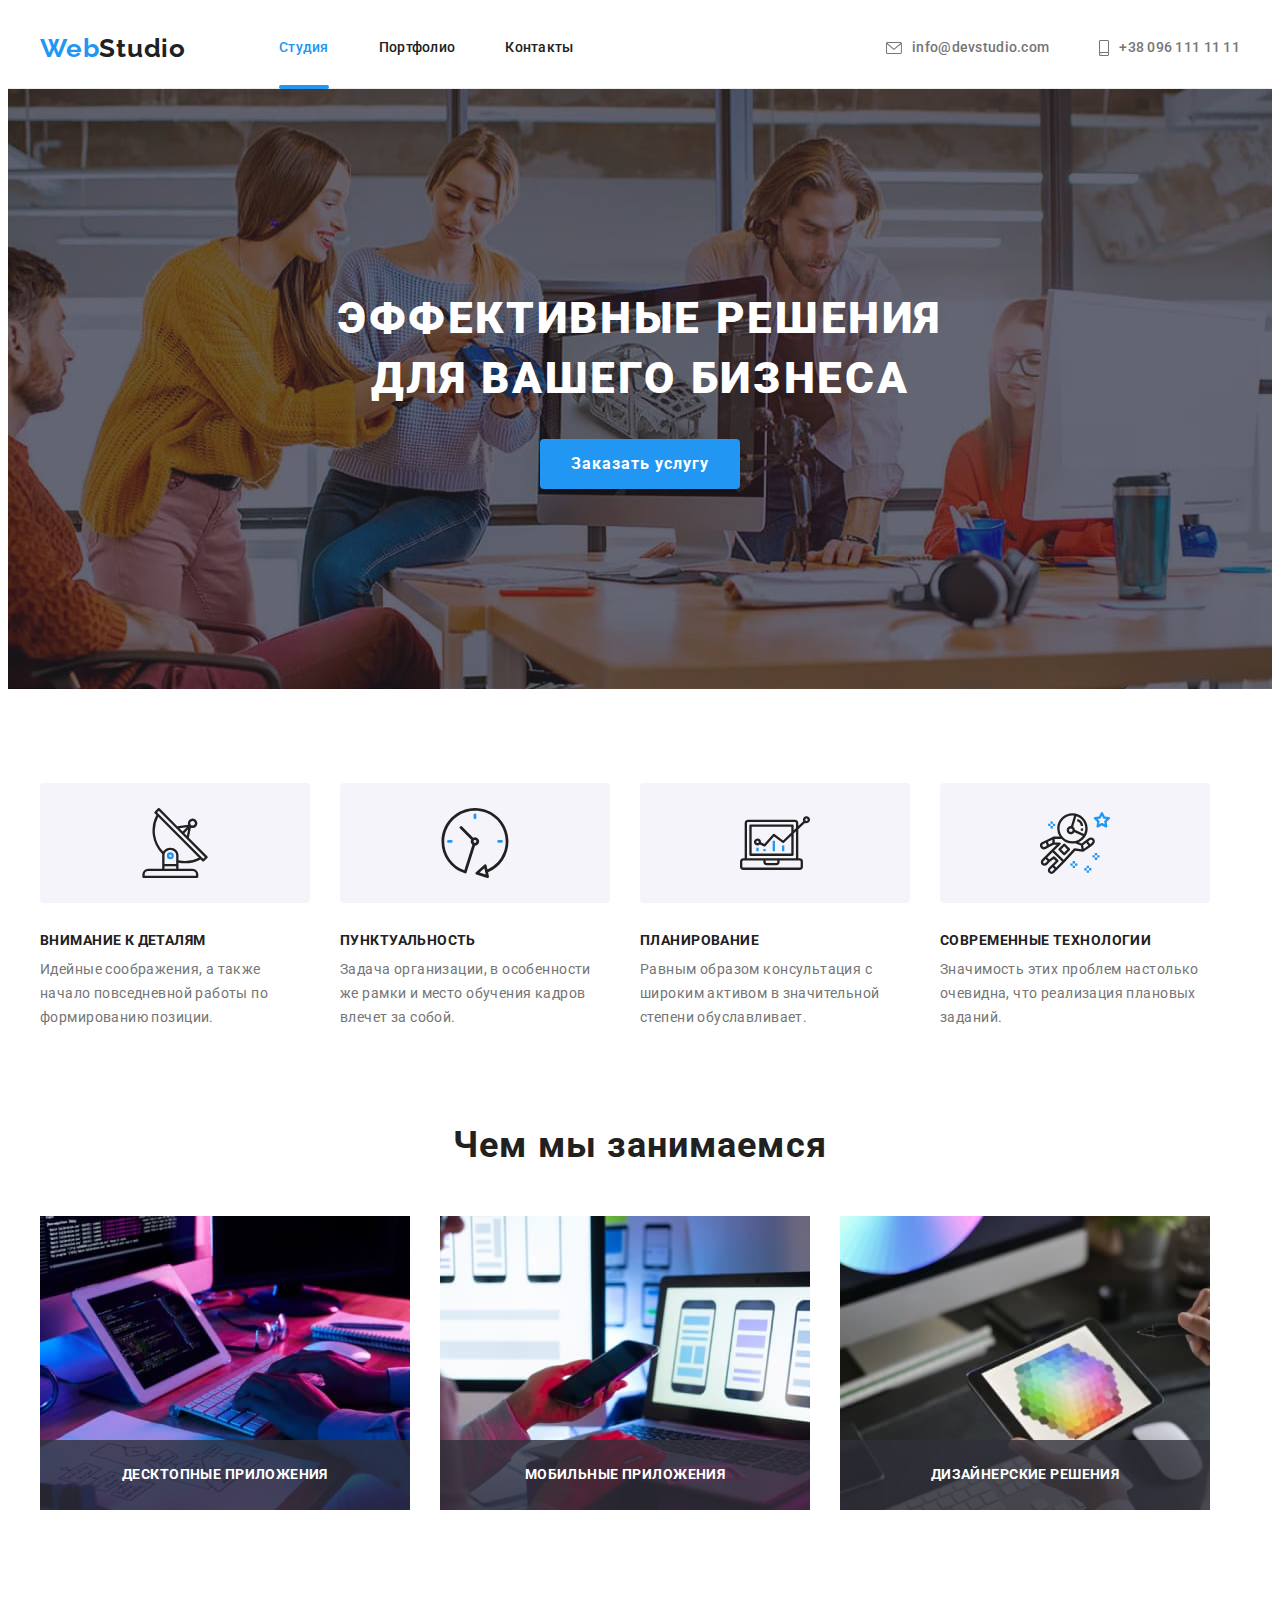
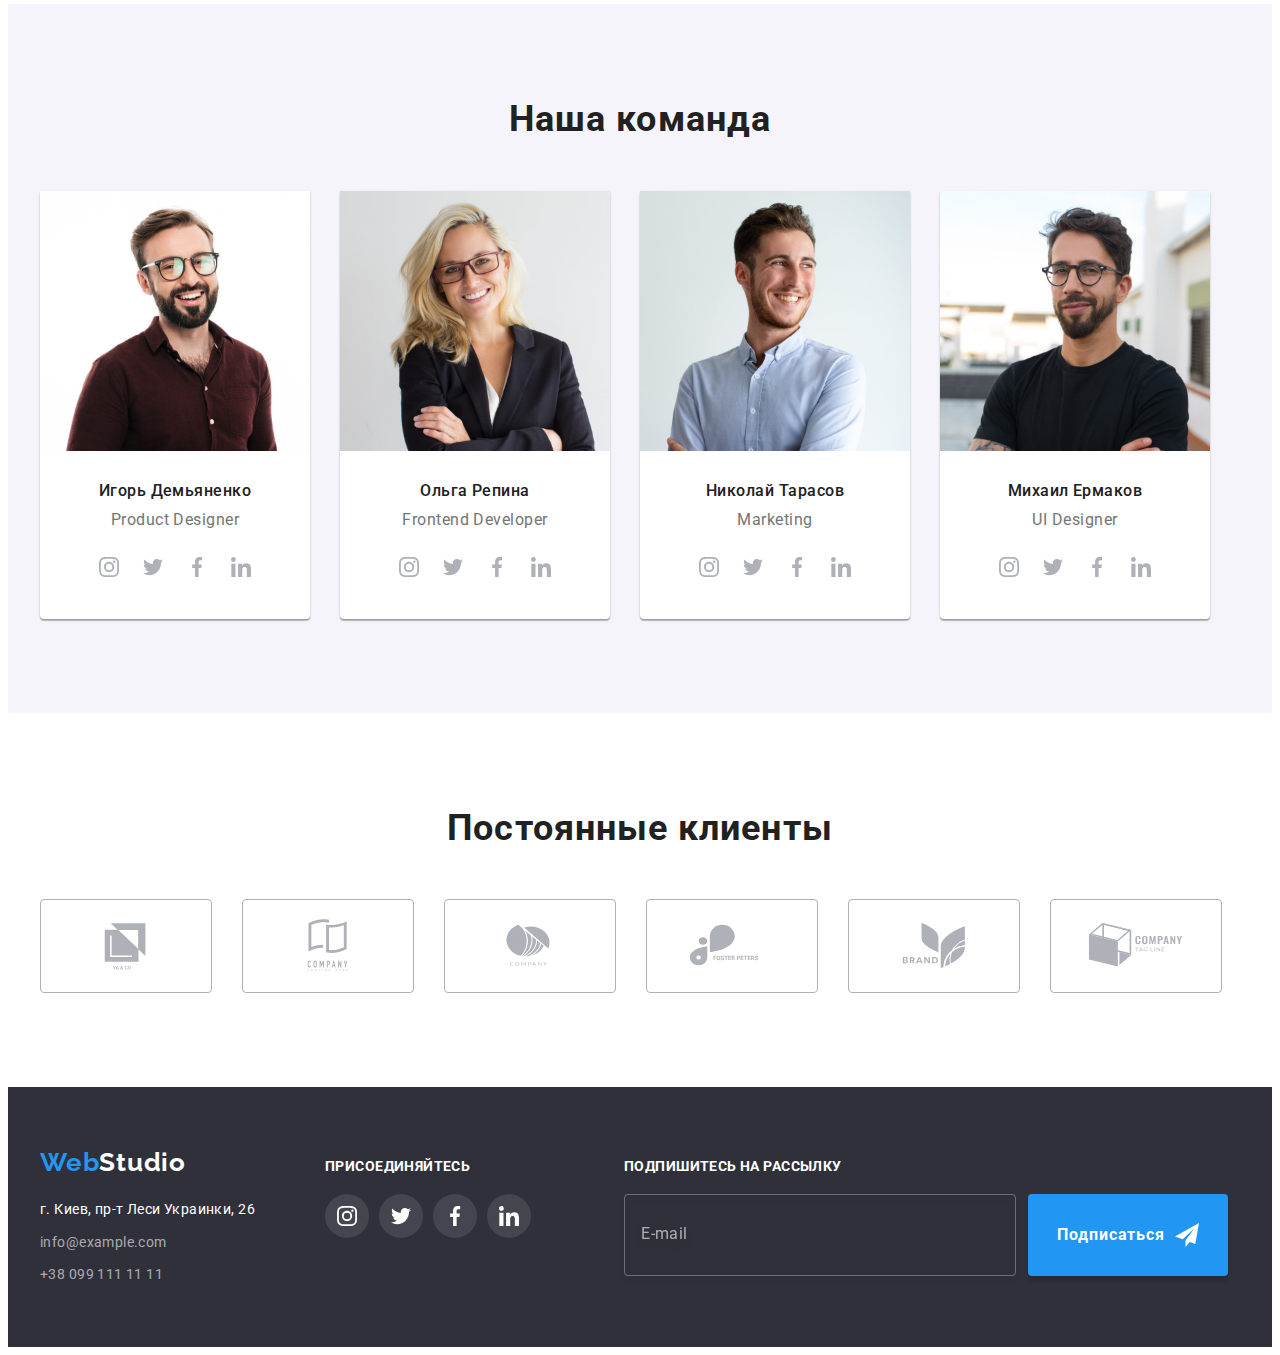
<file: index.html>
<!DOCTYPE html>
<html lang="ru">
  <head>
    <meta charset="UTF-8" />
    <meta http-equiv="X-UA-Compatible" content="IE=edge" />
    <meta name="viewport" content="width=device-width, initial-scale=1.0" />
    <title>Studio</title>
    <link rel="preconnect" href="https://fonts.googleapis.com" />
    <link rel="preconnect" href="https://fonts.gstatic.com" crossorigin />
    <link
      href="https://fonts.googleapis.com/css2?family=Raleway:wght@700&family=Roboto:wght@400;500;700;900&display=swap"
      rel="stylesheet"
    />
    <link
      rel="stylesheet"
      href="https://cdnjs.cloudflare.com/ajax/libs/modern-normalize/1.1.0/modern-normalize.min.css"
      integrity="sha512-wpPYUAdjBVSE4KJnH1VR1HeZfpl1ub8YT/NKx4PuQ5NmX2tKuGu6U/JRp5y+Y8XG2tV+wKQpNHVUX03MfMFn9Q=="
      crossorigin="anonymous"
      referrerpolicy="no-referrer"
    />
    <link rel="stylesheet" href="./css/main.min.css" />
  </head>
  <body>
    <header class="section-header">
      <div class="container section-header__container">
        <a href="./index.html" class="logo logo--prepend"
          ><span class="logo__text--accent">Web</span>Studio</a
        >
        <nav class="site-nav">
          <ul class="navigation">
            <li class="navigation__item">
              <a class="navigation__link navigation__link--current" href="./index.html">Студия</a>
            </li>
            <li class="navigation__item">
              <a class="navigation__link" href="./portfolio.html">Портфолио</a>
            </li>
            <li class="navigation__item"><a class="navigation__link" href="">Контакты</a></li>
          </ul>
        </nav>
        <ul class="contacts">
          <li class="contacts__item">
            <a href="mailto:info@devstudio.com" class="contacts__link"
              ><svg class="contacts__mail-icon">
                <use href="./images/icons.svg#icon-mail"></use></svg
              >info@devstudio.com</a
            >
          </li>
          <li class="contacts__item">
            <a href="tel:+380961111111" class="contacts__link"
              ><svg class="contacts__smartphone-icon">
                <use href="./images/icons.svg#icon-smartphone"></use></svg
              >+38 096 111 11 11</a
            >
          </li>
        </ul>
      </div>
    </header>
    <main>
      <section class="section-hero">
        <div class="container">
          <h1 class="section-hero__title">
            Эффективные решения<br />
            для вашего бизнеса
          </h1>
          <button class="section-hero__button" type="button" data-modal-open>
            Заказать услугу
          </button>
        </div>
      </section>
      <section class="section-benefits">
        <div class="container">
          <h2 class="title visually-hidden">Преимущества</h2>
          <ul class="benefits">
            <li class="benefits__item">
              <div class="benefits__thumb">
                <svg class="benefits__icon">
                  <use href="./images/icons.svg#icon-antenna"></use>
                </svg>
              </div>
              <h3 class="benefits__subtitle">Внимание к деталям</h3>
              <p class="benefits__text">
                Идейные соображения, а также начало повседневной работы по формированию позиции.
              </p>
            </li>
            <li class="benefits__item">
              <div class="benefits__thumb">
                <svg class="benefits__icon">
                  <use href="./images/icons.svg#icon-clock"></use>
                </svg>
              </div>
              <h3 class="benefits__subtitle">Пунктуальность</h3>
              <p class="benefits__text">
                Задача организации, в особенности же рамки и место обучения кадров влечет за собой.
              </p>
            </li>
            <li class="benefits__item">
              <div class="benefits__thumb">
                <svg class="benefits__icon">
                  <use href="./images/icons.svg#icon-diagram"></use>
                </svg>
              </div>
              <h3 class="benefits__subtitle">Планирование</h3>
              <p class="benefits__text">
                Равным образом консультация с широким активом в значительной степени обуславливает.
              </p>
            </li>
            <li class="benefits__item">
              <div class="benefits__thumb">
                <svg class="benefits__icon">
                  <use href="./images/icons.svg#icon-astronaut"></use>
                </svg>
              </div>
              <h3 class="benefits__subtitle">Современные технологии</h3>
              <p class="benefits__text">
                Значимость этих проблем настолько очевидна, что реализация плановых заданий.
              </p>
            </li>
          </ul>
        </div>
      </section>
      <section class="section-about">
        <div class="container">
          <h2 class="section-about__title title">Чем мы занимаемся</h2>
          <ul class="about">
            <li class="about__item">
              <div class="about__thumb">
                <img src="./images/img.jpg" alt="Руки печатают на клавитуре" width="370" />
                <div class="about__text-thumb">
                  <p class="about__text">Десктопные приложения</p>
                </div>
              </div>
            </li>
            <li class="about__item">
              <div class="about__thumb">
                <img src="./images/box2.jpg" alt="Руки, ноутбук и телефон" width="370" />
                <div class="about__text-thumb">
                  <p class="about__text">Мобильные приложения</p>
                </div>
              </div>
            </li>
            <li class="about__item">
              <div class="about__thumb">
                <img src="./images/box3.jpg" alt="Планшет и стилус в руках" width="370" />
                <div class="about__text-thumb">
                  <p class="about__text">Дизайнерские решения</p>
                </div>
              </div>
            </li>
          </ul>
        </div>
      </section>
      <section class="section-team">
        <div class="container">
          <h2 class="section-team__title title">Наша команда</h2>
          <ul class="team">
            <li class="team__item">
              <img
                src="./images/team1.jpg"
                alt="Портрет Игорь Демьяненко"
                width="270"
                height="260"
              />
              <div class="team__text">
                <h3 class="team__name">Игорь Демьяненко</h3>
                <p class="team__position">Product Designer</p>
                <div class="social">
                  <a class="social__link" href=""
                    ><svg class="social__icon">
                      <use href="./images/icons.svg#icon-instagram"></use></svg
                  ></a>
                  <a class="social__link" href=""
                    ><svg class="social__icon">
                      <use href="./images/icons.svg#icon-twitter"></use></svg
                  ></a>
                  <a class="social__link" href=""
                    ><svg class="social__icon">
                      <use href="./images/icons.svg#icon-facebook"></use></svg
                  ></a>
                  <a class="social__link" href=""
                    ><svg class="social__icon">
                      <use href="./images/icons.svg#icon-linkedin"></use></svg
                  ></a>
                </div>
              </div>
            </li>
            <li class="team__item">
              <img src="./images/team2.jpg" alt="Портрет Ольга Репина" width="270" height="260" />
              <div class="team__text">
                <h3 class="team__name">Ольга Репина</h3>
                <p class="team__position">Frontend Developer</p>
                <div class="social">
                  <a class="social__link" href=""
                    ><svg class="social__icon">
                      <use href="./images/icons.svg#icon-instagram"></use></svg
                  ></a>
                  <a class="social__link" href=""
                    ><svg class="social__icon">
                      <use href="./images/icons.svg#icon-twitter"></use></svg
                  ></a>
                  <a class="social__link" href=""
                    ><svg class="social__icon">
                      <use href="./images/icons.svg#icon-facebook"></use></svg
                  ></a>
                  <a class="social__link" href=""
                    ><svg class="social__icon">
                      <use href="./images/icons.svg#icon-linkedin"></use></svg
                  ></a>
                </div>
              </div>
            </li>
            <li class="team__item">
              <img
                src="./images/team3.jpg"
                alt="Портрет Николай Тарасов"
                width="270"
                height="260"
              />
              <div class="team__text">
                <h3 class="team__name">Николай Тарасов</h3>
                <p class="team__position">Marketing</p>
                <div class="social">
                  <a class="social__link" href=""
                    ><svg class="social__icon">
                      <use href="./images/icons.svg#icon-instagram"></use></svg
                  ></a>
                  <a class="social__link" href=""
                    ><svg class="social__icon">
                      <use href="./images/icons.svg#icon-twitter"></use></svg
                  ></a>
                  <a class="social__link" href=""
                    ><svg class="social__icon">
                      <use href="./images/icons.svg#icon-facebook"></use></svg
                  ></a>
                  <a class="social__link" href=""
                    ><svg class="social__icon">
                      <use href="./images/icons.svg#icon-linkedin"></use></svg
                  ></a>
                </div>
              </div>
            </li>
            <li class="team__item">
              <img src="./images/team4.jpg" alt="Портрет Михаил Ермаков" width="270" height="260" />
              <div class="team__text">
                <h3 class="team__name">Михаил Ермаков</h3>
                <p class="team__position">UI Designer</p>
                <div class="social">
                  <a class="social__link" href=""
                    ><svg class="social__icon">
                      <use href="./images/icons.svg#icon-instagram"></use></svg
                  ></a>
                  <a class="social__link" href=""
                    ><svg class="social__icon">
                      <use href="./images/icons.svg#icon-twitter"></use></svg
                  ></a>
                  <a class="social__link" href=""
                    ><svg class="social__icon">
                      <use href="./images/icons.svg#icon-facebook"></use></svg
                  ></a>
                  <a class="social__link" href=""
                    ><svg class="social__icon">
                      <use href="./images/icons.svg#icon-linkedin"></use></svg
                  ></a>
                </div>
              </div>
            </li>
          </ul>
        </div>
      </section>
      <section class="section-clients">
        <div class="container">
          <h2 class="section-clients__title title">Постоянные клиенты</h2>
          <ul class="clients">
            <li class="clients__item">
              <a class="clients__link" href="">
                <svg class="clients__icon">
                  <use href="./images/icons.svg#icon-logo1"></use>
                </svg>
              </a>
            </li>
            <li class="clients__item">
              <a class="clients__link" href="">
                <svg class="clients__icon">
                  <use href="./images/icons.svg#icon-logo2"></use>
                </svg>
              </a>
            </li>
            <li class="clients__item">
              <a class="clients__link" href="">
                <svg class="clients__icon">
                  <use href="./images/icons.svg#icon-logo3"></use>
                </svg>
              </a>
            </li>
            <li class="clients__item">
              <a class="clients__link" href="">
                <svg class="clients__icon">
                  <use href="./images/icons.svg#icon-logo4"></use>
                </svg>
              </a>
            </li>
            <li class="clients__item">
              <a class="clients__link" href="">
                <svg class="clients__icon">
                  <use href="./images/icons.svg#icon-logo5"></use>
                </svg>
              </a>
            </li>
            <li class="clients__item">
              <a class="clients__link" href="">
                <svg class="clients__icon">
                  <use href="./images/icons.svg#icon-logo6"></use>
                </svg>
              </a>
            </li>
          </ul>
        </div>
      </section>
    </main>
    <footer class="footer">
      <div class="container footer__container">
        <div class="footer__wrap">
          <a href="./index.html" class="logo logo--white"
            ><span class="logo__text--accent">Web</span>Studio</a
          >
          <address>
            <ul class="footer-contacts">
              <li class="footer-contacts__item">
                <a class="footer-contacts__link link footer-contacts__link--white" href=""
                  >г. Киев, пр-т Леси Украинки, 26</a
                >
              </li>
              <li class="footer-contacts__item">
                <a class="footer-contacts__link link" href="mailto:info@example.com"
                  >info@example.com</a
                >
              </li>
              <li class="footer-contacts__item">
                <a class="footer-contacts__link link" href="tel:+380991111111">+38 099 111 11 11</a>
              </li>
            </ul>
          </address>
        </div>
        <div class="footer-join">
          <b class="footer-join__text">Присоединяйтесь</b>
          <div class="footer-join__thumb">
            <a class="footer-join__link" href=""
              ><svg class="footer-join__icon">
                <use href="./images/icons.svg#icon-instagram"></use></svg
            ></a>
            <a class="footer-join__link" href=""
              ><svg class="footer-join__icon">
                <use href="./images/icons.svg#icon-twitter"></use></svg
            ></a>
            <a class="footer-join__link" href=""
              ><svg class="footer-join__icon">
                <use href="./images/icons.svg#icon-facebook"></use></svg
            ></a>
            <a class="footer-join__link" href=""
              ><svg class="footer-join__icon">
                <use href="./images/icons.svg#icon-linkedin"></use></svg
            ></a>
          </div>
        </div>
        <div class="footer-form">
          <b class="footer-form__text">Подпишитесь на рассылку</b>
          <form class="">
            <label class="footer-form__label">
              <input class="footer-form__input" type="email" name="mail" placeholder="E-mail" />
              <button class="footer-form__btn" type="submit">
                Подписаться<svg class="footer-form__icon" width="24" height="24">
                  <use href="./images/icons.svg#icon-send"></use>
                </svg>
              </button>
            </label>
          </form>
        </div>
      </div>
    </footer>
    <div class="backdrop backdrop--is-hidden" data-modal>
      <div class="modal">
        <button class="modal__button" data-modal-close>
          <svg width="18" height="18" xmlns="http://www.w3.org/2000/svg">
            <path
              d="M15 4.108 13.892 3 9.5 7.392 5.108 3 4 4.108 8.392 8.5 4 12.892 5.108 14 9.5 9.608 13.892 14 15 12.892 10.608 8.5 15 4.108Z"
            />
          </svg>
        </button>
        <b class="modal__title">Оставьте свои данные, мы вам перезвоним</b>
        <form class="modal-form">
          <label class="modal-form__label">
            <span class="modal-form__text">Имя</span>
            <input class="modal-form__input" type="text" name="name" />
            <svg class="modal-form__icon" width="18" height="18">
              <use href="./images/icons.svg#icon-personmodal"></use>
            </svg>
          </label>
          <label class="modal-form__label">
            <span class="modal-form__text">Телефон</span>
            <input class="modal-form__input" type="tel" name="tel" />
            <svg class="modal-form__icon" width="18" height="18">
              <use href="./images/icons.svg#icon-phonemodal"></use>
            </svg>
          </label>
          <label class="modal-form__label">
            <span class="modal-form__text">Почта</span>
            <input class="modal-form__input" type="email" name="mail" />
            <svg class="modal-form__icon" width="18" height="18">
              <use href="./images/icons.svg#icon-emailmodal"></use>
            </svg>
          </label>
          <label class="modal-form__label modal-form__label--append">
            <span class="modal-form__text">Комментарий</span>
            <textarea
              class="modal-form__textarea"
              name="comment"
              placeholder="Введите текст"
            ></textarea>
          </label>
          <label class="modal-form__label-checkbox">
            <input class="modal-form__checkbox" type="checkbox" name="license" value="yes" />
            <svg class="modal-form__checkbox-icon" width="16" height="15">
              <use href="./images/icons.svg#icon-checkmodal"></use>
            </svg>
            <p class="modal-form__license">
              Соглашаюсь с рассылкой и принимаю
              <a class="modal-form__link" href="">Условия договора</a>
            </p>
          </label>
          <button class="modal-form__btn" type="submit">Отправить</button>
        </form>
      </div>
    </div>
    <script src="./js/modal.js"></script>
  </body>
</html>
</file>
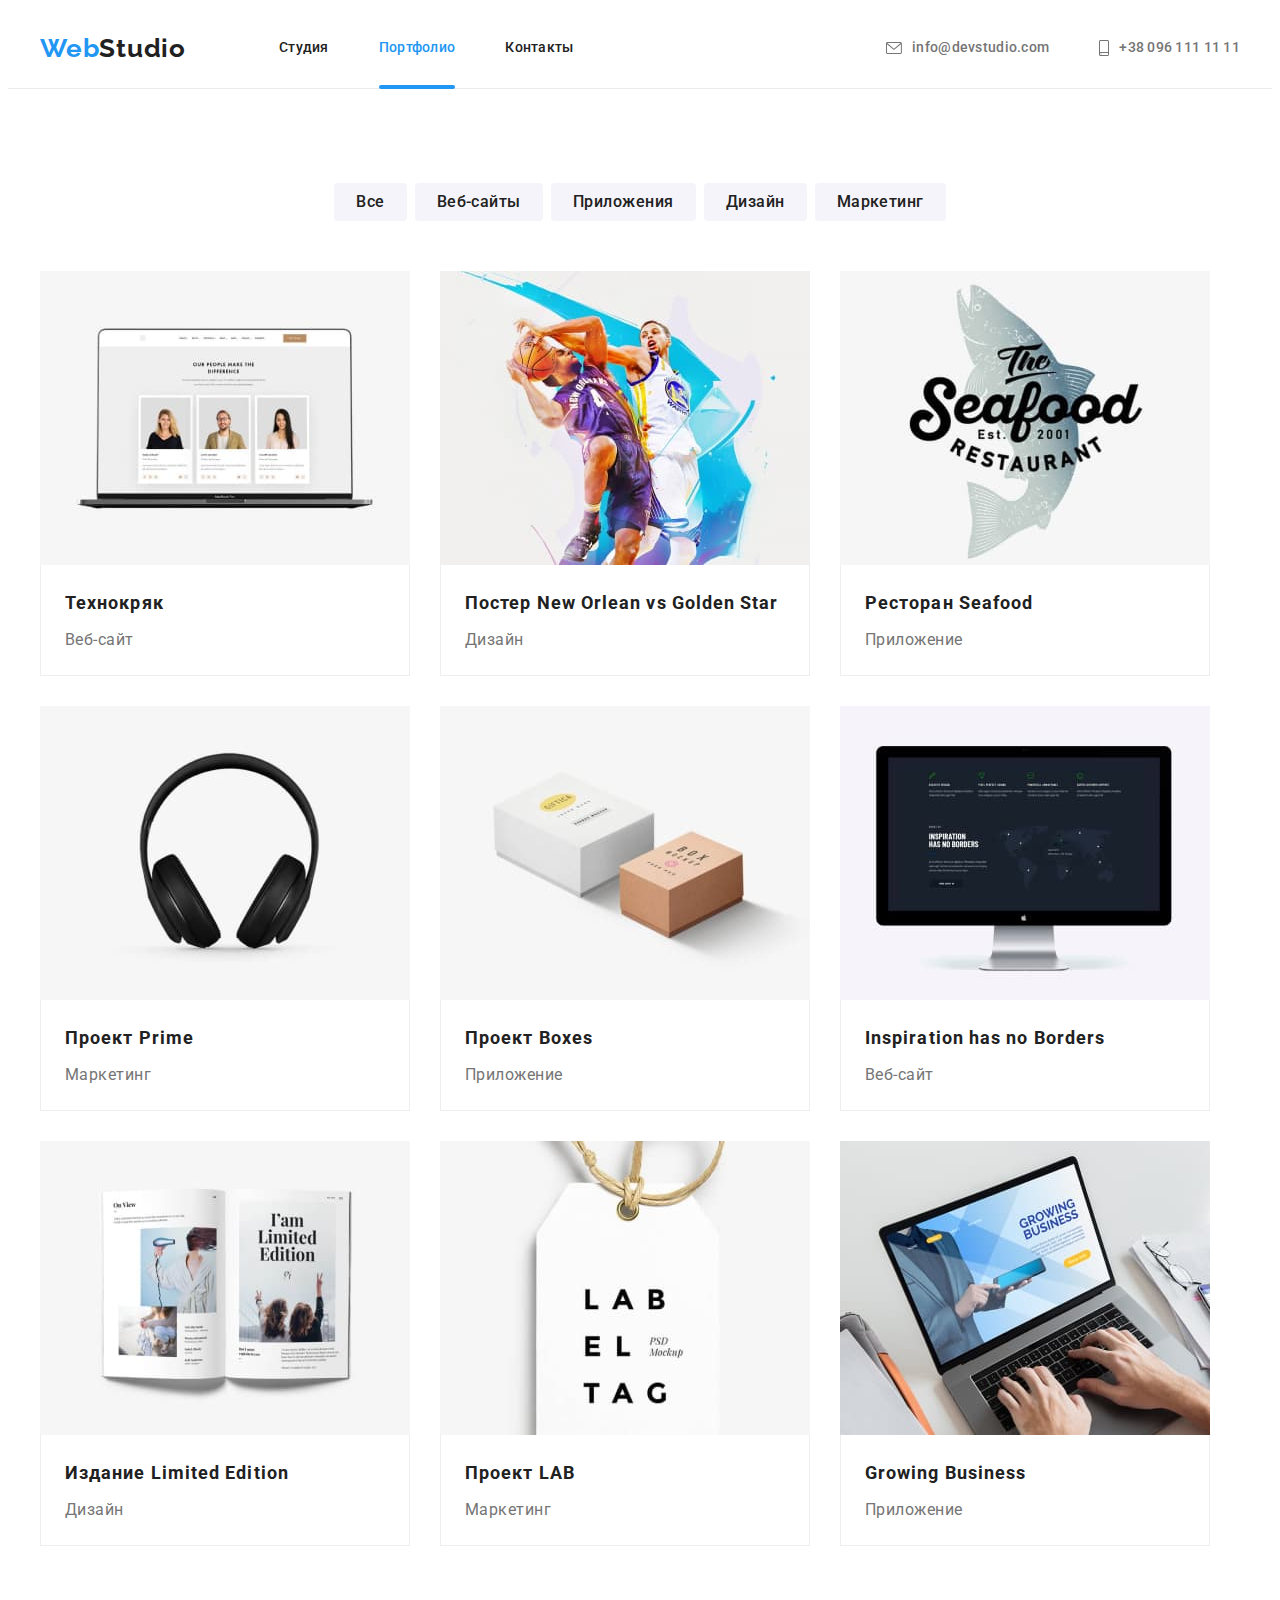
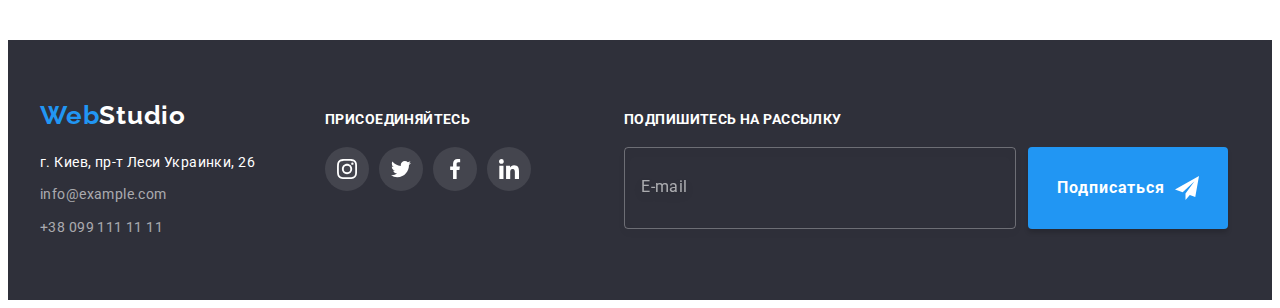
<file: portfolio.html>
<!DOCTYPE html>
<html lang="ru">
  <head>
    <meta charset="UTF-8" />
    <meta http-equiv="X-UA-Compatible" content="IE=edge" />
    <meta name="viewport" content="width=device-width, initial-scale=1.0" />
    <title>Portfolio</title>
    <link rel="preconnect" href="https://fonts.googleapis.com" />
    <link rel="preconnect" href="https://fonts.gstatic.com" crossorigin />
    <link
      href="https://fonts.googleapis.com/css2?family=Raleway:wght@700&family=Roboto:wght@400;500;700;900&display=swap"
      rel="stylesheet"
    />
    <link
      rel="stylesheet"
      href="https://cdnjs.cloudflare.com/ajax/libs/modern-normalize/1.1.0/modern-normalize.min.css"
      integrity="sha512-wpPYUAdjBVSE4KJnH1VR1HeZfpl1ub8YT/NKx4PuQ5NmX2tKuGu6U/JRp5y+Y8XG2tV+wKQpNHVUX03MfMFn9Q=="
      crossorigin="anonymous"
      referrerpolicy="no-referrer"
    />
    <link rel="stylesheet" href="./css/main.min.css" />
  </head>
  <body>
    <header class="section-header">
      <div class="container section-header__container">
        <a href="./index.html" class="logo logo--prepend"
          ><span class="logo__text--accent">Web</span>Studio</a
        >
        <nav class="site-nav">
          <ul class="navigation">
            <li class="navigation__item">
              <a class="navigation__link" href="./index.html">Студия</a>
            </li>
            <li class="navigation__item">
              <a class="navigation__link navigation__link--current" href="./portfolio.html"
                >Портфолио</a
              >
            </li>
            <li class="navigation__item"><a class="navigation__link" href="">Контакты</a></li>
          </ul>
        </nav>
        <ul class="contacts">
          <li class="contacts__item">
            <a href="mailto:info@devstudio.com" class="contacts__link"
              ><svg class="contacts__mail-icon">
                <use href="./images/icons.svg#icon-mail"></use></svg
              >info@devstudio.com</a
            >
          </li>
          <li class="contacts__item">
            <a href="tel:+380961111111" class="contacts__link"
              ><svg class="contacts__smartphone-icon">
                <use href="./images/icons.svg#icon-smartphone"></use></svg
              >+38 096 111 11 11</a
            >
          </li>
        </ul>
      </div>
    </header>
    <main>
      <section class="section-examples">
        <div class="container">
          <h1 class="title visually-hidden">Примеры работ</h1>
          <ul class="examples-filter">
            <li class="examples-filter__item">
              <button class="examples-filter__button" type="button">Все</button>
            </li>
            <li class="examples-filter__item">
              <button class="examples-filter__button" type="button">Веб-сайты</button>
            </li>
            <li class="examples-filter__item">
              <button class="examples-filter__button" type="button">Приложения</button>
            </li>
            <li class="examples-filter__item">
              <button class="examples-filter__button" type="button">Дизайн</button>
            </li>
            <li class="examples-filter__item">
              <button class="examples-filter__button" type="button">Маркетинг</button>
            </li>
          </ul>
          <ul class="examples">
            <li class="examples__item">
              <a class="examples__link" href=""
                ><div class="examples__thumb">
                  <img
                    src="./images/img1.jpg"
                    alt="Карточки людей на экране ноутбука"
                    width="370"
                    height="294"
                  />
                  <p class="examples__img-text">
                    Технокряк это современная площадка распространения коронавируса. Компании
                    используют эту платформу для цифрового шпионажа и атак на защищённые сервера
                    конкурентов.
                  </p>
                </div>
                <div class="examples__text">
                  <h2 class="examples__name">Технокряк</h2>
                  <p>Веб-сайт</p>
                </div>
              </a>
            </li>
            <li class="examples__item">
              <a class="examples__link" href=""
                ><div class="examples__thumb">
                  <img
                    src="./images/img2.jpg"
                    alt="Баскетболисты в прыжке с мячем"
                    width="370"
                    height="294"
                  />
                  <p class="examples__img-text">
                    Технокряк это современная площадка распространения коронавируса. Компании
                    используют эту платформу для цифрового шпионажа и атак на защищённые сервера
                    конкурентов.
                  </p>
                </div>
                <div class="examples__text">
                  <h2 class="examples__name">Постер New Orlean vs Golden Star</h2>
                  <p>Дизайн</p>
                </div></a
              >
            </li>
            <li class="examples__item">
              <a class="examples__link" href=""
                ><div class="examples__thumb">
                  <img
                    src="./images/img3.jpg"
                    alt="Эмблема магазина в виде рыбы"
                    width="370"
                    height="294"
                  />
                  <p class="examples__img-text">
                    Технокряк это современная площадка распространения коронавируса. Компании
                    используют эту платформу для цифрового шпионажа и атак на защищённые сервера
                    конкурентов.
                  </p>
                </div>
                <div class="examples__text">
                  <h2 class="examples__name">Ресторан Seafood</h2>
                  <p>Приложение</p>
                </div></a
              >
            </li>
            <li class="examples__item">
              <a class="examples__link" href=""
                ><div class="examples__thumb">
                  <img src="./images/img4.jpg" alt="Наушники" width="370" height="294" />
                  <p class="examples__img-text">
                    Технокряк это современная площадка распространения коронавируса. Компании
                    используют эту платформу для цифрового шпионажа и атак на защищённые сервера
                    конкурентов.
                  </p>
                </div>
                <div class="examples__text">
                  <h2 class="examples__name">Проект Prime</h2>
                  <p>Маркетинг</p>
                </div></a
              >
            </li>
            <li class="examples__item">
              <a class="examples__link" href=""
                ><div class="examples__thumb">
                  <img
                    src="./images/img5.jpg"
                    alt="Две коробки с надписями"
                    width="370"
                    height="294"
                  />
                  <p class="examples__img-text">
                    Технокряк это современная площадка распространения коронавируса. Компании
                    используют эту платформу для цифрового шпионажа и атак на защищённые сервера
                    конкурентов.
                  </p>
                </div>
                <div class="examples__text">
                  <h2 class="examples__name">Проект Boxes</h2>
                  <p>Приложение</p>
                </div></a
              >
            </li>
            <li class="examples__item">
              <a class="examples__link" href=""
                ><div class="examples__thumb">
                  <img src="./images/img6.jpg" alt="Монитор компьютера" width="370" height="294" />
                  <p class="examples__img-text">
                    Технокряк это современная площадка распространения коронавируса. Компании
                    используют эту платформу для цифрового шпионажа и атак на защищённые сервера
                    конкурентов.
                  </p>
                </div>
                <div class="examples__text">
                  <h2 class="examples__name">Inspiration has no Borders</h2>
                  <p>Веб-сайт</p>
                </div></a
              >
            </li>
            <li class="examples__item">
              <a class="examples__link" href=""
                ><div class="examples__thumb">
                  <img src="./images/img7.jpg" alt="Развернутая книга" width="370" height="294" />
                  <p class="examples__img-text">
                    Технокряк это современная площадка распространения коронавируса. Компании
                    используют эту платформу для цифрового шпионажа и атак на защищённые сервера
                    конкурентов.
                  </p>
                </div>
                <div class="examples__text">
                  <h2 class="examples__name">Издание Limited Edition</h2>
                  <p>Дизайн</p>
                </div></a
              >
            </li>
            <li class="examples__item">
              <a class="examples__link" href=""
                ><div class="examples__thumb">
                  <img src="./images/img8.jpg" alt="Лейбл с надпьсю" width="370" height="294" />
                  <p class="examples__img-text">
                    Технокряк это современная площадка распространения коронавируса. Компании
                    используют эту платформу для цифрового шпионажа и атак на защищённые сервера
                    конкурентов.
                  </p>
                </div>
                <div class="examples__text">
                  <h2 class="examples__name">Проект LAB</h2>
                  <p>Маркетинг</p>
                </div></a
              >
            </li>
            <li class="examples__item">
              <a class="examples__link" href=""
                ><div class="examples__thumb">
                  <img
                    src="./images/img9.jpg"
                    alt="Ноутбук и руки печатающие"
                    width="370"
                    height="294"
                  />
                  <p class="examples__img-text">
                    Технокряк это современная площадка распространения коронавируса. Компании
                    используют эту платформу для цифрового шпионажа и атак на защищённые сервера
                    конкурентов.
                  </p>
                </div>
                <div class="examples__text">
                  <h2 class="examples__name">Growing Business</h2>
                  <p>Приложение</p>
                </div></a
              >
            </li>
          </ul>
        </div>
      </section>
    </main>
    <footer class="footer">
      <div class="container footer__container">
        <div class="footer__wrap">
          <a href="./index.html" class="logo logo--white"
            ><span class="logo__text--accent">Web</span>Studio</a
          >
          <address>
            <ul class="footer-contacts">
              <li class="footer-contacts__item">
                <a class="footer-contacts__link link footer-contacts__link--white" href=""
                  >г. Киев, пр-т Леси Украинки, 26</a
                >
              </li>
              <li class="footer-contacts__item">
                <a class="footer-contacts__link link" href="mailto:info@example.com"
                  >info@example.com</a
                >
              </li>
              <li class="footer-contacts__item">
                <a class="footer-contacts__link link" href="tel:+380991111111">+38 099 111 11 11</a>
              </li>
            </ul>
          </address>
        </div>
        <div class="footer-join">
          <b class="footer-join__text">Присоединяйтесь</b>
          <div class="footer-join__thumb">
            <a class="footer-join__link" href=""
              ><svg class="footer-join__icon">
                <use href="./images/icons.svg#icon-instagram"></use></svg
            ></a>
            <a class="footer-join__link" href=""
              ><svg class="footer-join__icon">
                <use href="./images/icons.svg#icon-twitter"></use></svg
            ></a>
            <a class="footer-join__link" href=""
              ><svg class="footer-join__icon">
                <use href="./images/icons.svg#icon-facebook"></use></svg
            ></a>
            <a class="footer-join__link" href=""
              ><svg class="footer-join__icon">
                <use href="./images/icons.svg#icon-linkedin"></use></svg
            ></a>
          </div>
        </div>
        <div class="footer-form">
          <b class="footer-form__text">Подпишитесь на рассылку</b>
          <form class="">
            <label class="footer-form__label">
              <input class="footer-form__input" type="email" name="mail" placeholder="E-mail" />
              <button class="footer-form__btn" type="submit">
                Подписаться<svg class="footer-form__icon" width="24" height="24">
                  <use href="./images/icons.svg#icon-send"></use>
                </svg>
              </button>
            </label>
          </form>
        </div>
      </div>
    </footer>
  </body>
</html>
</file>
<file: css/main.min.css>
h1,h2,h3,p,ul{margin-top:0;margin-bottom:0}ul{list-style-type:none;padding:0;margin:0}img{display:block}:root{--primaty-text-color: #757575;--secondary-text-color: #212121;--white--text-color: #ffffff;--white-bg-color: #fff;--accent-text-color: #2196f3;--secondary-bg-color: #f5f4fa;--footer-bg-color: #2f303a;--footer-adress-color: rgba(255, 255, 255, 0.6);--hero-bg-color: #c4c4c4;--decoration-color: #afb1b8}body{font-family:Roboto, sans-serif;color:var(--primaty-text-color)}.visually-hidden{position:absolute;width:1px;height:1px;margin:-1px;border:0;padding:0;white-space:nowrap;clip-path:inset(100%);clip:rect(0 0 0 0);overflow:hidden}.container{margin:0 auto;max-width:1200px;padding-left:15px;padding-right:15px}.section-header{border-bottom:1px solid #ececec}.section-header__container{display:flex;align-items:center}.logo{font-family:Raleway, sans-serif;font-weight:700;font-size:26px;line-height:1.19;letter-spacing:0.03em;text-decoration:none;color:var(--secondary-text-color)}.logo--prepend{margin-right:93px}.logo__text--accent{color:var(--accent-text-color)}.link{transition:color 250ms cubic-bezier(0.4, 0, 0.2, 1)}.navigation{display:flex}.navigation__link{display:block;font-weight:500;font-size:14px;line-height:1.14;letter-spacing:0.02em;text-decoration:none;color:var(--secondary-text-color);padding-top:32px;padding-bottom:32px;transition:color 250ms cubic-bezier(0.4, 0, 0.2, 1)}.navigation__link:hover,.navigation__link:focus{color:var(--accent-text-color)}.navigation__link--current{color:var(--accent-text-color);position:relative}.navigation__link--current::after{content:'';position:absolute;bottom:-1px;display:block;width:100%;height:4px;background-color:var(--accent-text-color);border-radius:2px}.navigation__item:not(:last-child){margin-right:50px}.contacts{display:flex;margin-left:auto}.contacts__link{color:var(--primaty-text-color);font-weight:500;font-size:14px;line-height:1.14;letter-spacing:0.02em;text-decoration:none;display:flex;align-items:center;transition:color 250ms cubic-bezier(0.4, 0, 0.2, 1)}.contacts__link:hover,.contacts__link:focus{color:var(--accent-text-color)}.contacts__item:not(:last-child){margin-right:50px}.contacts__mail-icon{width:16px;height:12px;margin-right:10px;fill:currentColor}.contacts__smartphone-icon{width:10px;height:16px;margin-right:10px;fill:currentColor}.section-hero{background-color:var(--hero-bg-color);background-image:linear-gradient(rgba(47,48,58,0.4), rgba(47,48,58,0.4)),url(../images/hero-bg.jpg);background-position:center;background-repeat:no-repeat;padding-top:200px;padding-bottom:200px;text-align:center}.section-hero__title{margin-top:0;margin-bottom:30px;color:var(--white--text-color);font-weight:900;font-size:44px;line-height:1.36;text-align:center;letter-spacing:0.06em;text-transform:uppercase}.section-hero__button{font-family:inherit;cursor:pointer;font-weight:700;font-size:16px;line-height:1.87;letter-spacing:0.06em;color:var(--white--text-color);background-color:var(--accent-text-color);min-width:200px;padding-bottom:10px;padding-top:10px;box-shadow:0px 4px 4px rgba(0,0,0,0.15);border-radius:4px;border:0}.backdrop{position:fixed;top:0;bottom:0;left:0;right:0;background-color:rgba(0,0,0,0.2);transition:opacity 500ms cubic-bezier(0.4, 0, 0.2, 1),visibility 500ms cubic-bezier(0.4, 0, 0.2, 1)}.backdrop--is-hidden{opacity:0;pointer-events:none;visibility:hidden}.backdrop--is-hidden .modal{transform:translate(-50%, -50%) scale(0.7)}.modal{position:absolute;top:50%;left:50%;transform:translate(-50%, -50%) scale(1);padding:40px;width:528px;height:581px;background-color:var(--white-bg-color);box-shadow:0px 1px 3px rgba(0,0,0,0.12),0px 1px 1px rgba(0,0,0,0.14),0px 2px 1px rgba(0,0,0,0.2);border-radius:4px;opacity:1;transition:transform 500ms cubic-bezier(0.4, 0, 0.2, 1)}.modal__button{position:absolute;right:8px;top:8px;display:flex;justify-content:center;align-items:center;padding:0;cursor:pointer;border:1px solid rgba(0,0,0,0.1);border-radius:50%;width:30px;height:30px;background-color:var(--white-bg-color);fill:#000;transition:fill 250ms cubic-bezier(0.4, 0, 0.2, 1)}.modal__button:hover,.modal__button:focus{fill:var(--accent-text-color);outline:0}.modal__title{display:block;font-weight:700;font-size:20px;line-height:1.1;text-align:center;letter-spacing:0.03em;color:var(--secondary-text-color);margin-bottom:12px}.modal-form__label{position:relative;display:block;margin-bottom:10px}.modal-form__text{display:block;margin-bottom:4px;font-size:12px;line-height:1.17;letter-spacing:0.01em}.modal-form__input{padding:12px;padding-left:42px;width:100%;height:40px;border:1px solid rgba(33,33,33,0.2);border-radius:4px;transition:border-color 250ms cubic-bezier(0.4, 0, 0.2, 1)}.modal-form__input:hover,.modal-form__input:focus{border-color:var(--accent-text-color);outline:0}.modal-form__icon{position:absolute;bottom:11px;left:12px;transition:fill 250ms cubic-bezier(0.4, 0, 0.2, 1)}.modal-form__input:hover+.modal-form__icon,.modal-form__input:focus+.modal-form__icon{fill:var(--accent-text-color)}.modal-form__label--append{margin-bottom:20px}.modal-form__textarea{padding:12px 16px;width:100%;height:120px;border:1px solid rgba(33,33,33,0.2);border-radius:4px;resize:none;transition:border-color 250ms cubic-bezier(0.4, 0, 0.2, 1)}.modal-form__textarea:hover,.modal-form__textarea:focus{border-color:var(--accent-text-color);outline:0}.modal-form__textarea::placeholder{font-weight:400;font-size:14px;line-height:1.14;letter-spacing:0.01em;color:rgba(117,117,117,0.5)}.modal-form__checkbox{-webkit-appearance:none;-moz-appearance:none;appearance:none;position:absolute}.modal-form__label-checkbox{display:inline-flex;align-items:center;justify-content:center;margin-bottom:30px}.modal-form__checkbox-icon{fill:var(--white-bg-color);border:2px solid #212121;border-radius:2px;transition:border-color 250ms cubic-bezier(0.4, 0, 0.2, 1),fill 250ms cubic-bezier(0.4, 0, 0.2, 1)}.modal-form__checkbox:focus+.modal-form__checkbox-icon{border-color:var(--accent-text-color);outline:0}.modal-form__checkbox:checked+.modal-form__checkbox-icon{border:0 solid transparent;fill:var(--accent-text-color)}.modal-form__link{color:var(--accent-text-color)}.modal-form__license{font-style:normal;font-weight:normal;font-size:14px;line-height:1.71;letter-spacing:0.03em;margin-left:7px}.modal-form__btn{display:block;text-align:center;font-family:inherit;cursor:pointer;font-weight:700;font-size:16px;line-height:1.87;letter-spacing:0.06em;color:var(--white--text-color);background-color:var(--accent-text-color);min-width:200px;padding-bottom:10px;padding-top:10px;margin:0 auto;box-shadow:0px 4px 4px rgba(0,0,0,0.15);border-radius:4px;border:0;transition:background-color 250ms cubic-bezier(0.4, 0, 0.2, 1)}.modal-form__btn:hover,.modal-form__btn:focus{background-color:#188ce8;outline:0}.section-benefits{padding-top:94px}.benefits{display:flex}.benefits__item{width:270px}.benefits__item:not(:last-child){margin-right:30px}.benefits__thumb{width:270px;height:120px;margin-bottom:30px;background-color:var(--secondary-bg-color);border-radius:4px;display:flex;justify-content:center;align-items:center}.benefits__icon{width:70px;height:70px}.benefits__subtitle{font-weight:700;font-size:14px;line-height:1.14;letter-spacing:0.03em;text-transform:uppercase;color:var(--secondary-text-color);margin-bottom:10px}.benefits__text{font-size:14px;line-height:1.71;letter-spacing:0.03em}.section-about{padding:94px 0}.title{font-weight:700;font-size:36px;line-height:1.17;text-align:center;letter-spacing:0.03em;color:var(--secondary-text-color);margin-bottom:50px}.about{display:flex}.about__item:not(:last-child){margin-right:30px}.about__thumb{position:relative}.about__text-thumb{position:absolute;bottom:0;width:370px;padding-top:27px;padding-bottom:27px;background:rgba(47,48,58,0.8)}.about__text{font-weight:700;font-size:14px;line-height:1.14;text-align:center;letter-spacing:0.03em;text-transform:uppercase;color:var(--white--text-color)}.section-team{background-color:var(--secondary-bg-color);padding:94px 0}.team{display:flex}.team__item{box-shadow:0px 1px 3px rgba(0,0,0,0.12),0px 1px 1px rgba(0,0,0,0.14),0px 2px 1px rgba(0,0,0,0.2);border-radius:0px 0px 4px 4px;background-color:var(--white-bg-color)}.team__item:not(:last-child){margin-right:30px}.team__text{padding-top:30px;padding-bottom:30px}.team__name{font-weight:500;font-size:16px;line-height:1.19;text-align:center;letter-spacing:0.03em;color:var(--secondary-text-color);margin-bottom:10px}.team__position{font-weight:400;font-size:16px;line-height:1.19;text-align:center;letter-spacing:0.03em;margin-bottom:16px}.social{display:flex;justify-content:center;align-items:center}.social__link{display:flex;justify-content:center;align-items:center;width:44px;height:44px;border-radius:50%;fill:var(--decoration-color);transition:background-color 250ms cubic-bezier(0.4, 0, 0.2, 1),fill 250ms cubic-bezier(0.4, 0, 0.2, 1)}.social__link:hover,.social__link:focus{background-color:var(--accent-text-color);fill:var(--white--text-color)}.social__linkk:not(:last-child){margin-right:10px}.social__icon{width:20px;height:20px}.section-clients{padding-top:94px;padding-bottom:94px}.clients{display:flex}.clients__item:not(:last-child){margin-right:30px}.clients__link{display:flex;justify-content:center;align-items:center;width:170px;height:92px;border:1px solid #afb1b8;border-radius:4px;color:var(--decoration-color);transition:color 250ms cubic-bezier(0.4, 0, 0.2, 1),fill 250ms cubic-bezier(0.4, 0, 0.2, 1),border-color 250ms cubic-bezier(0.4, 0, 0.2, 1)}.clients__link:hover,.clients__link:focus{color:var(--accent-text-color);fill:var(--accent-text-color);border-color:var(--accent-text-color)}.clients__icon{fill:currentColor;width:106px;height:60px}.footer{background-color:var(--footer-bg-color);padding:60px 0}.footer__container{display:flex;align-items:baseline}.logo--white{display:block;color:var(--white--text-color);margin-bottom:20px}.footer-contacts__link{font-style:normal;font-size:14px;line-height:1.71;letter-spacing:0.03em;text-decoration:none;color:var(--footer-adress-color)}.footer-contacts__link:hover,.footer-contacts__link:focus{color:var(--accent-text-color)}.footer-contacts__item:not(:last-child){margin-bottom:9px}.footer-contacts__link--white{color:var(--white--text-color)}.footer-join{margin-left:70px;margin-right:93px}.footer-join__text,.footer-form__text{display:block;font-weight:700;font-size:14px;line-height:calc(16 / 14);letter-spacing:0.03em;text-transform:uppercase;color:var(--white--text-color);margin-bottom:20px}.footer-join__thumb{display:flex}.footer-join__icon{width:20px;height:20px}.footer-join__link{display:flex;justify-content:center;align-items:center;width:44px;height:44px;border-radius:50%;background-color:rgba(255,255,255,0.1);fill:var(--white--text-color);transition:background-color 250ms cubic-bezier(0.4, 0, 0.2, 1)}.footer-join__link:hover,.footer-join__link:focus{background-color:var(--accent-text-color)}.footer-join__link:not(:last-child){margin-right:10px}.footer-form__label{display:flex;margin:0}.footer-form__input{display:flex;width:358px;height:50px;padding:15px 16px;border:1px solid rgba(255,255,255,0.3);filter:drop-shadow(0px 4px 4px rgba(0,0,0,0.15));border-radius:4px;background-color:transparent;color:var(--white--text-color)}.footer-form__input::placeholder{font-family:'Roboto';font-style:normal;font-weight:400;font-size:16px;line-height:1.25;letter-spacing:0.03em;color:rgba(255,255,255,0.6)}.footer-form__btn{display:inline-flex;justify-content:center;align-items:center;font-family:inherit;cursor:pointer;font-weight:700;font-size:16px;line-height:1.87;letter-spacing:0.06em;color:var(--white--text-color);background-color:var(--accent-text-color);min-width:200px;padding-bottom:10px;padding-top:10px;margin-left:12px;box-shadow:0px 4px 4px rgba(0,0,0,0.15);border-radius:4px;border:0}.footer-form__icon{margin-left:10px}.section-examples{padding-top:94px;padding-bottom:94px}.examples-filter{display:flex;justify-content:center;margin-bottom:50px}.examples-filter__item:not(:last-child){margin-right:8px}.examples-filter__button{font-family:inherit;font-weight:500;font-size:16px;line-height:1.62;text-align:center;letter-spacing:0.03em;cursor:pointer;color:var(--secondary-text-color);background-color:var(--secondary-bg-color);padding:6px 22px;border-radius:4px;border:0;transition:background-color 250ms cubic-bezier(0.4, 0, 0.2, 1),color 250ms cubic-bezier(0.4, 0, 0.2, 1),box-shadow 250ms cubic-bezier(0.4, 0, 0.2, 1)}.examples-filter__button:hover,.examples-filter__button:focus{color:var(--white--text-color);background-color:var(--accent-text-color);box-shadow:0px 3px 1px rgba(0,0,0,0.1),0px 1px 2px rgba(0,0,0,0.08),0px 2px 2px rgba(0,0,0,0.12);border-radius:4px}.examples{display:flex;flex-wrap:wrap}.examples__item{margin-right:30px;margin-bottom:30px;transition:box-shadow 250ms cubic-bezier(0.4, 0, 0.2, 1)}.examples__item:hover{box-shadow:0px 1px 1px rgba(0,0,0,0.12),0px 4px 4px rgba(0,0,0,0.06),1px 4px 6px rgba(0,0,0,0.16)}.examples__item:nth-child(3n){margin-right:0}.examples__item:nth-last-child(-n+3){margin-bottom:0}.examples__link{font-size:16px;line-height:1.87;letter-spacing:0.03em;text-decoration:none;color:var(--primaty-text-color)}.examples__thumb{position:relative;overflow:hidden}.examples__img-text{position:absolute;top:0;bottom:0;transform:translateY(100%);transition:transform 250ms cubic-bezier(0.4, 0, 0.2, 1);padding:63px 24px;font-size:18px;line-height:1.56;color:var(--white--text-color);letter-spacing:0.03em;width:370px;background-color:rgba(33,150,243,0.9)}.examples__item:hover .examples__img-text{transform:translateY(0)}.examples__text{padding-top:20px;padding-bottom:20px;padding-left:24px;padding-right:24px;border-right:1px solid #eeeeee;border-left:1px solid #eeeeee;border-bottom:1px solid #eeeeee}.examples__name{font-weight:700;font-size:18px;line-height:2;letter-spacing:0.06em;color:var(--secondary-text-color);margin-bottom:4px}
/*# sourceMappingURL=main.min.css.map */
</file>
